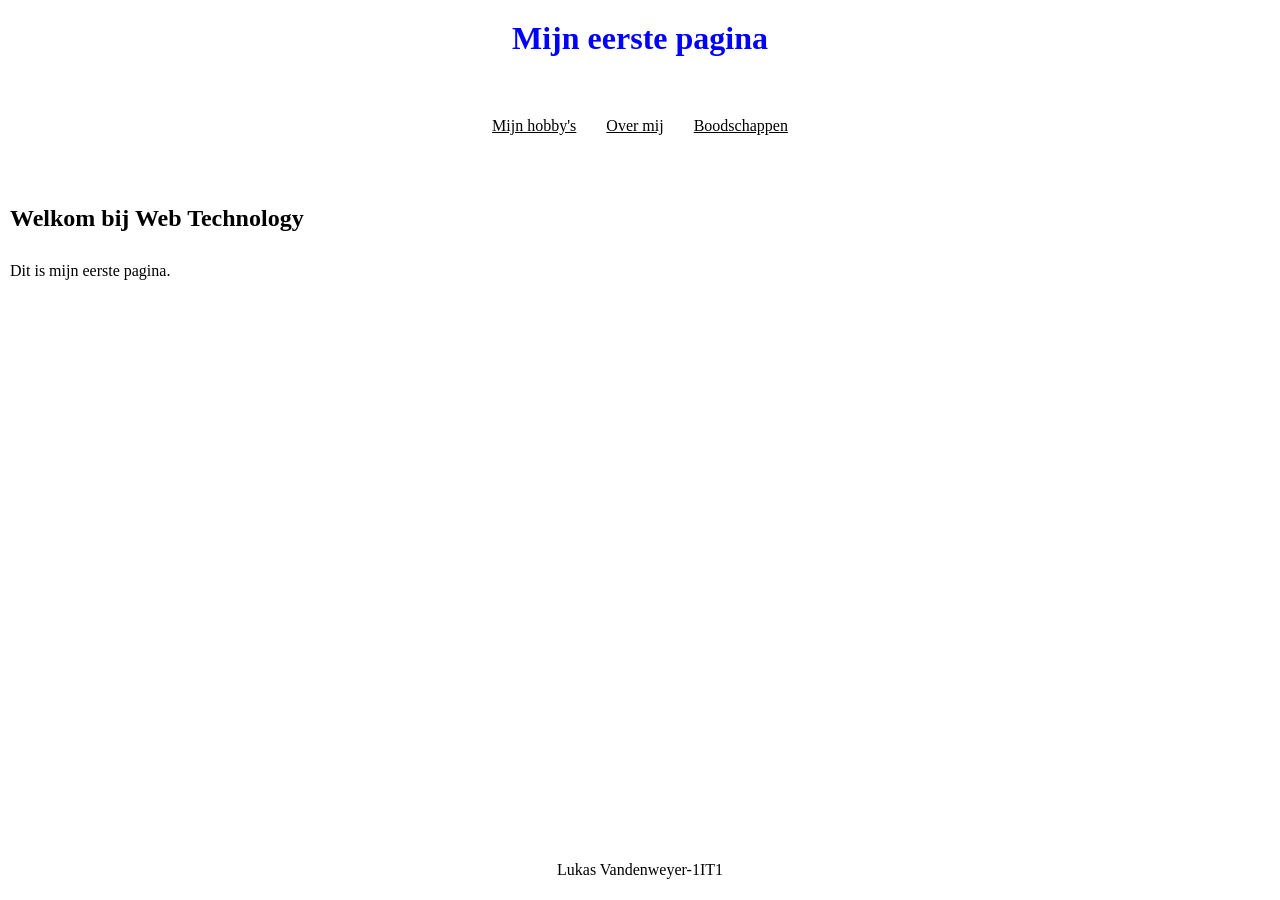
<file: labo-01/index.html>
<!DOCTYPE html>
<html lang="en">
<head>
    <meta charset="UTF-8">
    <meta name="viewport" content="width=device-width, initial-scale=1.0">
    <title>Mijn eerste pagina</title>
    <link rel="stylesheet" href="css/index.css">
</head>
<body>
    <header>
        <h1>Mijn eerste pagina</h2>
        <nav>
            <ul>
                <li><a href="hobby.html">Mijn hobby's</a></li>
                <li><a href="over-mij.html">Over mij</a></li>
                <li><a href="boodschappen.html">Boodschappen</a></li>
            </ul>
        </nav>
    </header>

    <main>
    <h2>Welkom bij Web Technology</h2>
    <p>Dit is mijn eerste pagina.</p>
    </main>
    
    <footer>
    <p>Lukas Vandenweyer-1IT1</p>
    </footer>
</body>
</html>
</file>
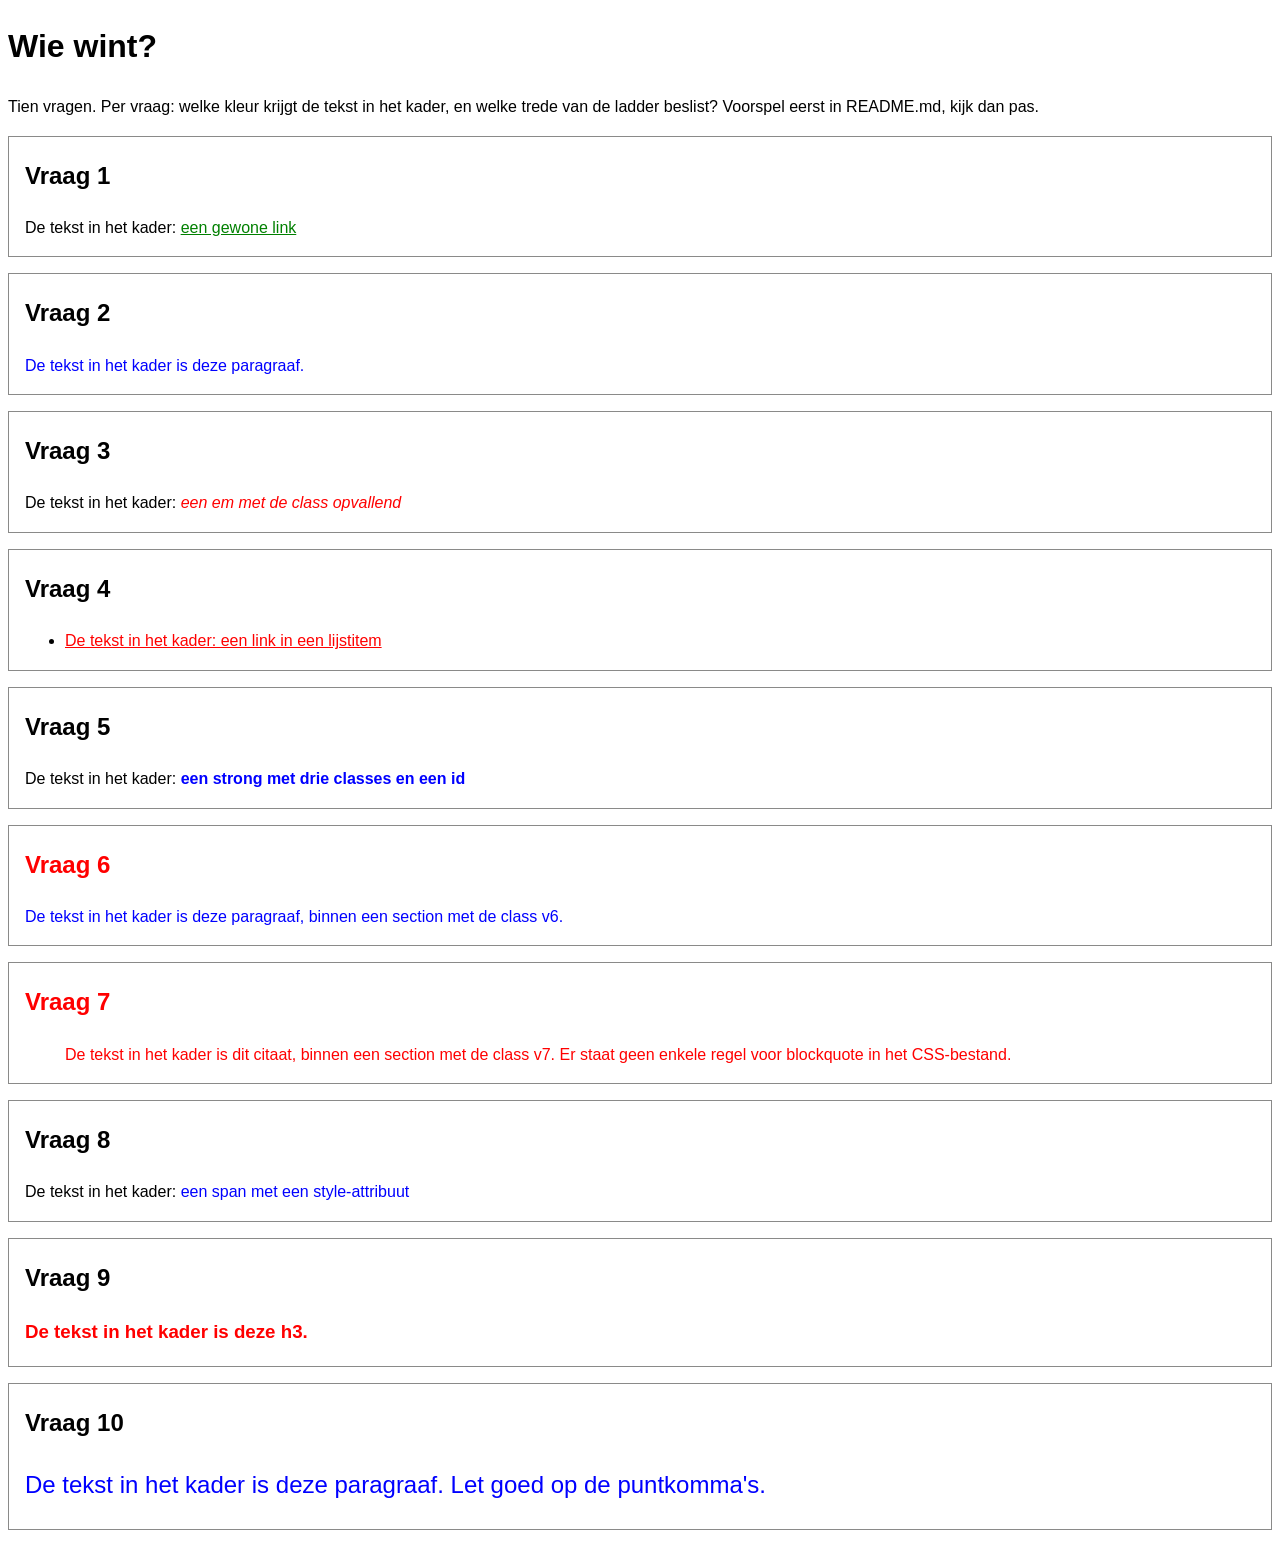
<file: labo-02/cascade/index.html>
<!-- index.html - oefening 3: voorspel, dan kijk. Wijzig dit bestand niet. -->
<!doctype html>
<html lang="nl">
  <head>
    <meta charset="utf-8">
    <meta name="viewport" content="width=device-width, initial-scale=1">
    <title>Wie wint? Tien vragen over de cascade</title>
    <link rel="stylesheet" href="css/stijl.css">
  </head>
  <body>
    <h1>Wie wint?</h1>
    <p>Tien vragen. Per vraag: welke kleur krijgt de tekst in het kader, en welke trede van de ladder beslist? Voorspel eerst in README.md, kijk dan pas.</p>

    <section class="vraag v1">
      <h2>Vraag 1</h2>
      <p>De tekst in het kader: <a href="#">een gewone link</a></p>
    </section>

    <section class="vraag v2">
      <h2>Vraag 2</h2>
      <p class="v2-tekst">De tekst in het kader is deze paragraaf.</p>
    </section>

    <section class="vraag v3">
      <h2>Vraag 3</h2>
      <p>De tekst in het kader: <em class="opvallend">een em met de class opvallend</em></p>
    </section>

    <section class="vraag v4">
      <h2>Vraag 4</h2>
      <ul>
        <li><a href="#">De tekst in het kader: een link in een lijstitem</a></li>
      </ul>
    </section>

    <section class="vraag v5">
      <h2>Vraag 5</h2>
      <p>De tekst in het kader: <strong class="een twee drie" id="v5-tekst">een strong met drie classes en een id</strong></p>
    </section>

    <section class="vraag v6">
      <h2>Vraag 6</h2>
      <p class="v6-tekst">De tekst in het kader is deze paragraaf, binnen een section met de class v6.</p>
    </section>

    <section class="vraag v7">
      <h2>Vraag 7</h2>
      <blockquote>De tekst in het kader is dit citaat, binnen een section met de class v7. Er staat geen enkele regel voor blockquote in het CSS-bestand.</blockquote>
    </section>

    <section class="vraag v8">
      <h2>Vraag 8</h2>
      <p>De tekst in het kader: <span class="v8-tekst" style="color: blue">een span met een style-attribuut</span></p>
    </section>

    <section class="vraag v9">
      <h2>Vraag 9</h2>
      <h3 class="v9-tekst">De tekst in het kader is deze h3.</h3>
    </section>

    <section class="vraag v10">
      <h2>Vraag 10</h2>
      <p class="v10-tekst">De tekst in het kader is deze paragraaf. Let goed op de puntkomma's.</p>
    </section>
  </body>
</html>
</file>
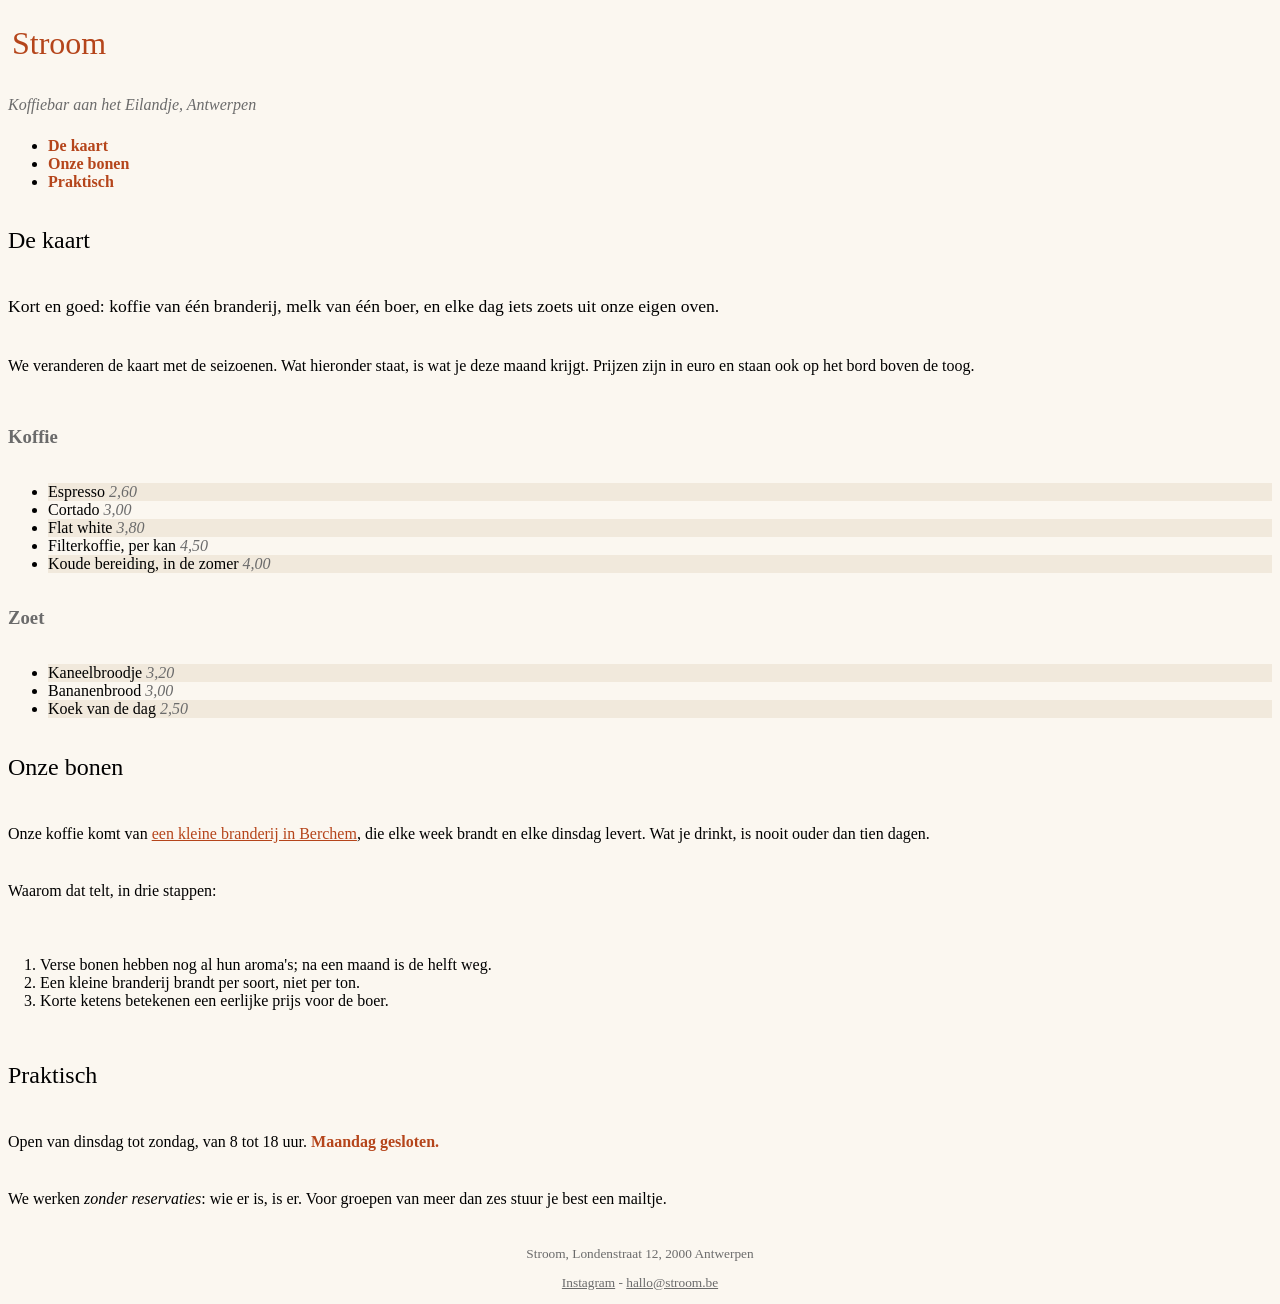
<file: labo-02/nabouw/index.html>
<!-- index.html - nabouw labo 2. Dit bestand mag je NIET wijzigen: geen class erbij, geen element verplaatst, geen style-attribuut. Jij schrijft css/stijl.css. -->
<!--
  Wat het screenshot niet kan tonen (hover en focus):
  - links in de navigatie: accentkleur, vet, geen onderstreping;
    bij hover en focus: inktkleur en onderstreept
  - links in main: accentkleur, onderstreept;
    bij hover en focus: papierkleur op een achtergrond in de accentkleur
  - links in de footer: gedempte kleur; bij hover en focus: accentkleur
-->
<!doctype html>
<html lang="nl">
  <head>
    <meta charset="utf-8">
    <meta name="viewport" content="width=device-width, initial-scale=1">
    <title>Stroom - koffiebar aan het Eilandje</title>
    <link rel="stylesheet" href="css/stijl.css">
  </head>
  <body>
    <header>
      <h1>Stroom</h1>
      <p class="slogan">Koffiebar aan het Eilandje, Antwerpen</p>
      <nav>
        <ul>
          <li><a href="#kaart">De kaart</a></li>
          <li><a href="#bonen">Onze bonen</a></li>
          <li><a href="#praktisch">Praktisch</a></li>
        </ul>
      </nav>
    </header>

    <main>
      <article>
        <h2 id="kaart">De kaart</h2>
        <p class="intro">Kort en goed: koffie van één branderij, melk van één boer, en elke dag iets zoets uit onze eigen oven.</p>
        <p>We veranderen de kaart met de seizoenen. Wat hieronder staat, is wat je deze maand krijgt. Prijzen zijn in euro en staan ook op het bord boven de toog.</p>

        <h3>Koffie</h3>
        <ul class="kaart">
          <li>Espresso <span class="prijs">2,60</span></li>
          <li>Cortado <span class="prijs">3,00</span></li>
          <li>Flat white <span class="prijs">3,80</span></li>
          <li>Filterkoffie, per kan <span class="prijs">4,50</span></li>
          <li>Koude bereiding, in de zomer <span class="prijs">4,00</span></li>
        </ul>

        <h3>Zoet</h3>
        <ul class="kaart">
          <li>Kaneelbroodje <span class="prijs">3,20</span></li>
          <li>Bananenbrood <span class="prijs">3,00</span></li>
          <li>Koek van de dag <span class="prijs">2,50</span></li>
        </ul>

        <h2 id="bonen">Onze bonen</h2>
        <p>Onze koffie komt van <a href="https://www.example.be">een kleine branderij in Berchem</a>, die elke week brandt en elke dinsdag levert. Wat je drinkt, is nooit ouder dan tien dagen.</p>
        <p>Waarom dat telt, in drie stappen:</p>
        <ol>
          <li>Verse bonen hebben nog al hun aroma's; na een maand is de helft weg.</li>
          <li>Een kleine branderij brandt per soort, niet per ton.</li>
          <li>Korte ketens betekenen een eerlijke prijs voor de boer.</li>
        </ol>

        <h2 id="praktisch">Praktisch</h2>
        <p>Open van dinsdag tot zondag, van 8 tot 18 uur. <strong>Maandag gesloten.</strong></p>
        <p>We werken <em>zonder reservaties</em>: wie er is, is er. Voor groepen van meer dan zes stuur je best een mailtje.</p>
      </article>
    </main>

    <footer>
      <p>Stroom, Londenstraat 12, 2000 Antwerpen</p>
      <p><a href="https://www.instagram.com">Instagram</a> - <a href="mailto:hallo@stroom.be">hallo@stroom.be</a></p>
    </footer>
  </body>
</html>
</file>
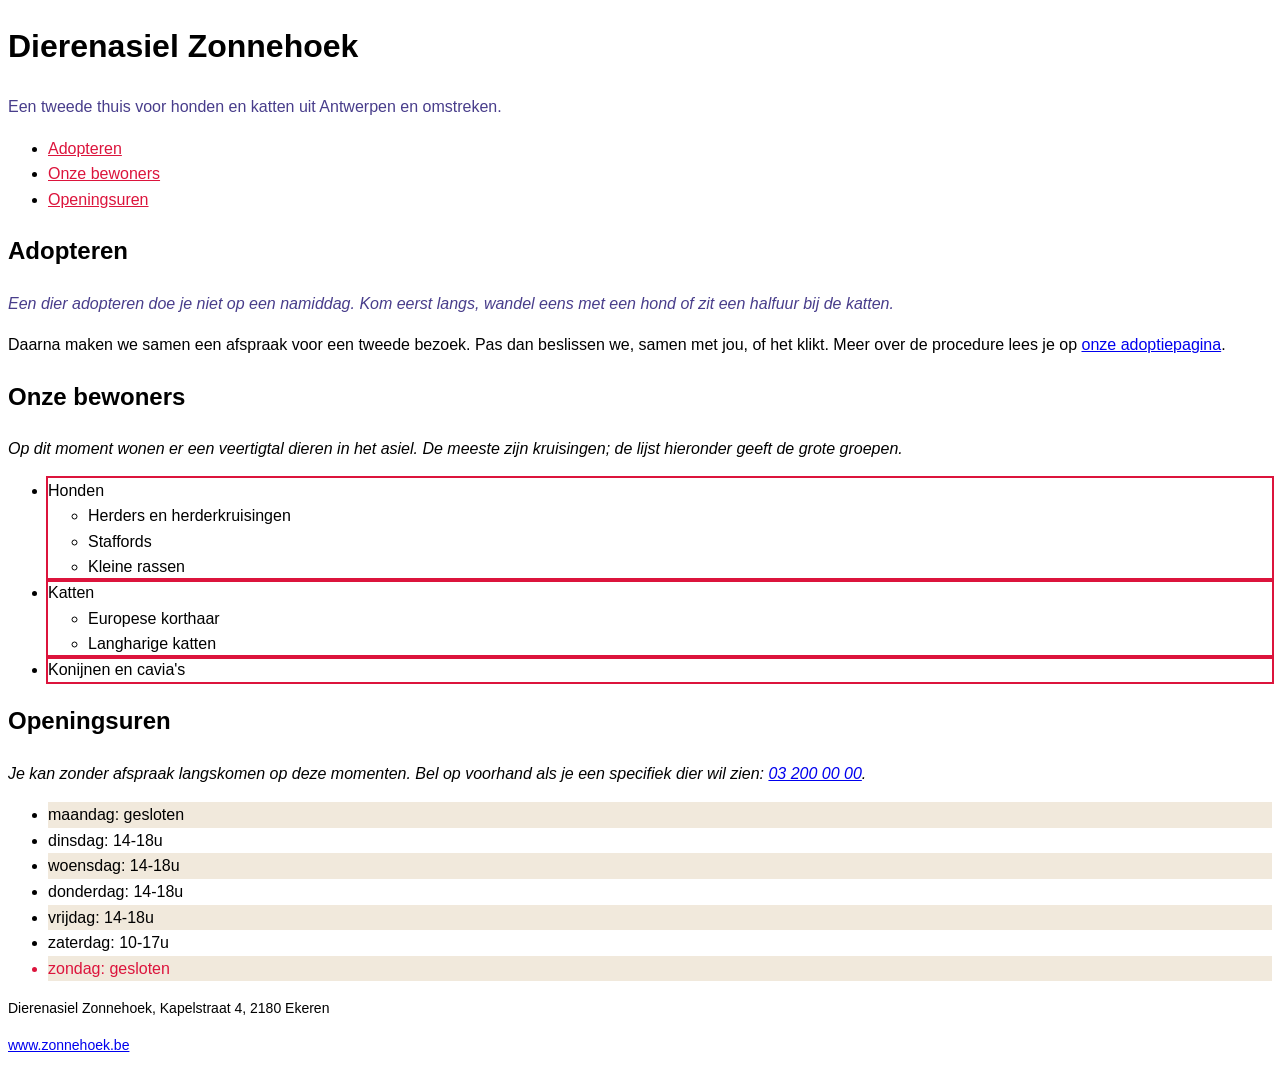
<file: labo-02/selectors/index.html>
<!-- index.html - oefening 2: selectors. Wijzig dit bestand niet; alles wat je nodig hebt, staat erin. -->
<!doctype html>
<html lang="nl">
  <head>
    <meta charset="utf-8">
    <meta name="viewport" content="width=device-width, initial-scale=1">
    <title>Dierenasiel Zonnehoek</title>
    <link rel="stylesheet" href="css/stijl.css">
  </head>
  <body>
    <header>
      <h1>Dierenasiel Zonnehoek</h1>
      <p class="slogan">Een tweede thuis voor honden en katten uit Antwerpen en omstreken.</p>
      <nav>
        <ul>
          <li><a href="#adopteren">Adopteren</a></li>
          <li><a href="#rassen">Onze bewoners</a></li>
          <li><a href="#uren">Openingsuren</a></li>
        </ul>
      </nav>
    </header>

    <main>
      <article>
        <h2 id="adopteren">Adopteren</h2>
        <p class="intro">Een dier adopteren doe je niet op een namiddag. Kom eerst langs, wandel eens met een hond of zit een halfuur bij de katten.</p>
        <p>Daarna maken we samen een afspraak voor een tweede bezoek. Pas dan beslissen we, samen met jou, of het klikt. Meer over de procedure lees je op <a href="https://www.zonnehoek.be/adoptie">onze adoptiepagina</a>.</p>

        <h2 id="rassen">Onze bewoners</h2>
        <p>Op dit moment wonen er een veertigtal dieren in het asiel. De meeste zijn kruisingen; de lijst hieronder geeft de grote groepen.</p>
        <ul class="rassen">
          <li>Honden
            <ul>
              <li>Herders en herderkruisingen</li>
              <li>Staffords</li>
              <li>Kleine rassen</li>
            </ul>
          </li>
          <li>Katten
            <ul>
              <li>Europese korthaar</li>
              <li>Langharige katten</li>
            </ul>
          </li>
          <li>Konijnen en cavia's</li>
        </ul>

        <h2 id="uren">Openingsuren</h2>
        <p>Je kan zonder afspraak langskomen op deze momenten. Bel op voorhand als je een specifiek dier wil zien: <a href="tel:+3232000000">03 200 00 00</a>.</p>
        <ul class="uren">
          <li>maandag: gesloten</li>
          <li>dinsdag: 14-18u</li>
          <li>woensdag: 14-18u</li>
          <li>donderdag: 14-18u</li>
          <li>vrijdag: 14-18u</li>
          <li>zaterdag: 10-17u</li>
          <li>zondag: gesloten</li>
        </ul>
      </article>
    </main>

    <footer>
      <p>Dierenasiel Zonnehoek, Kapelstraat 4, 2180 Ekeren</p>
      <p><a href="https://www.zonnehoek.be">www.zonnehoek.be</a></p>
    </footer>
  </body>
</html>
</file>
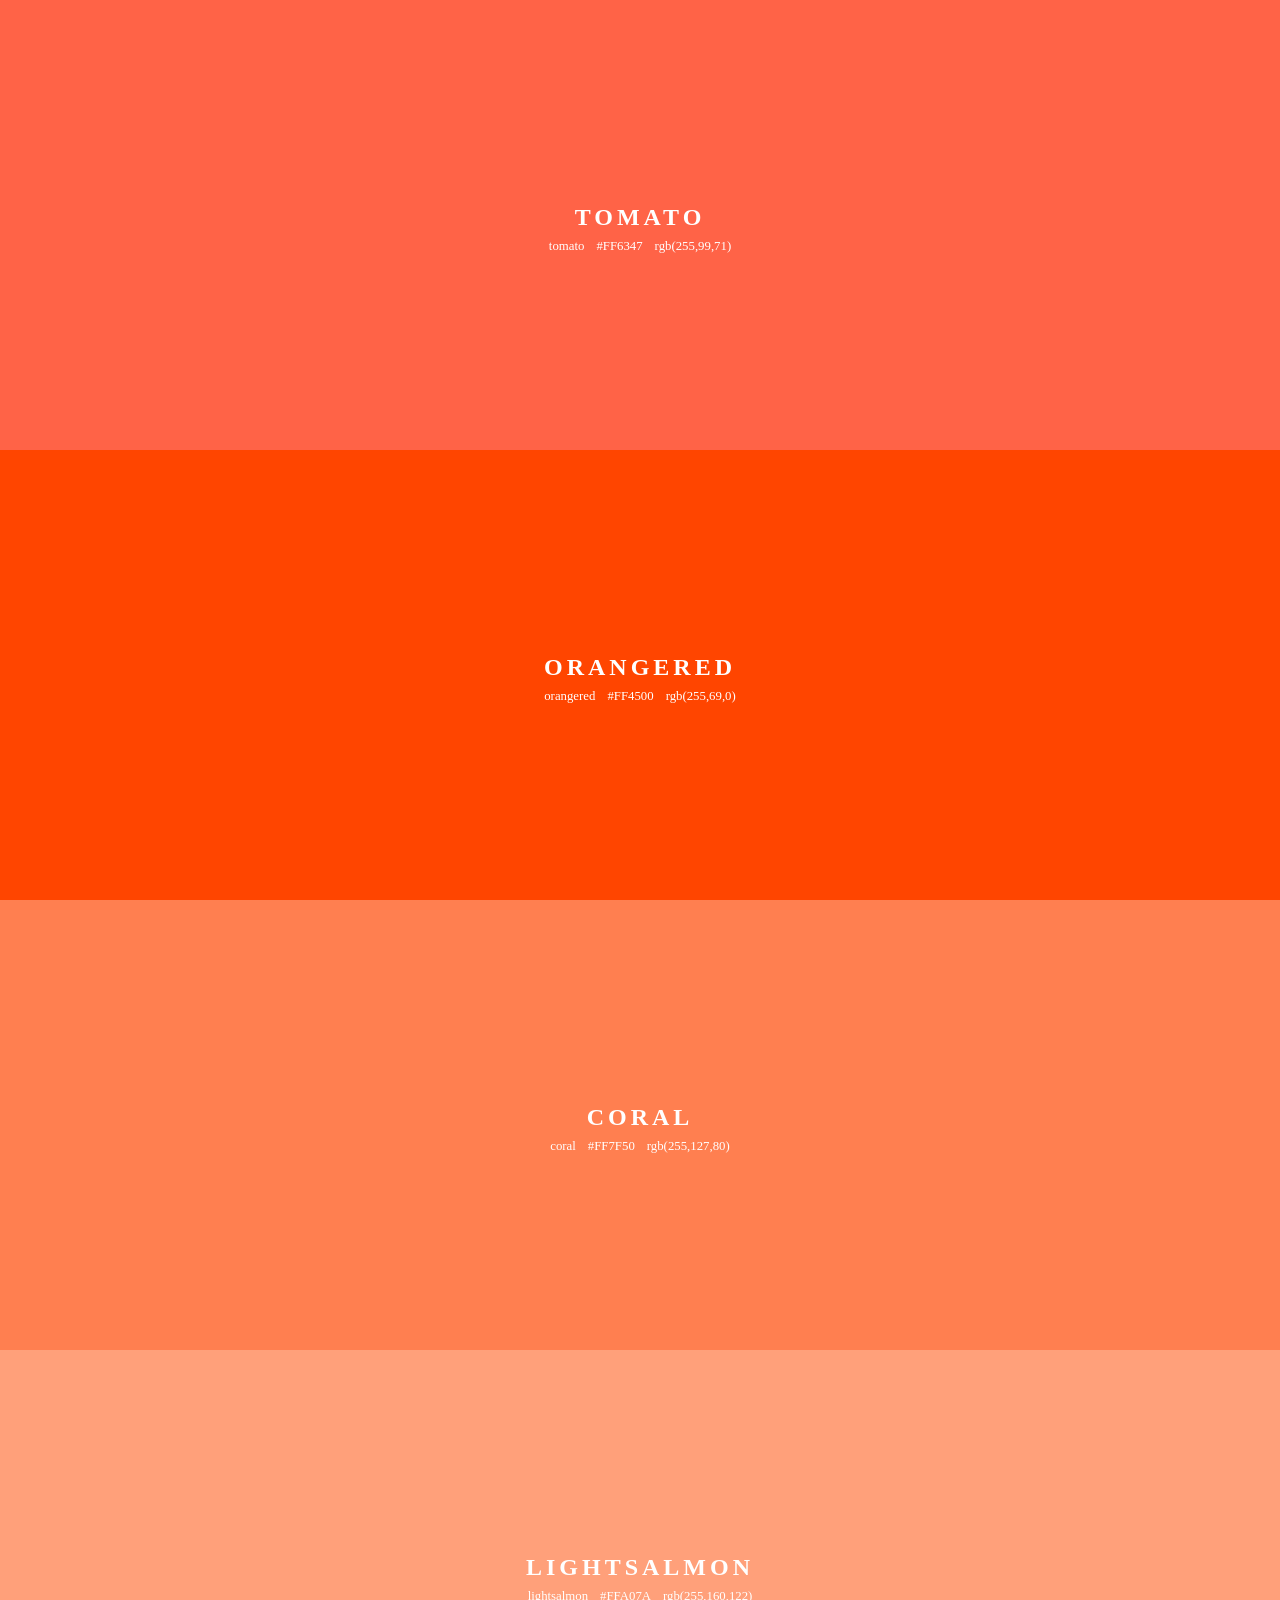
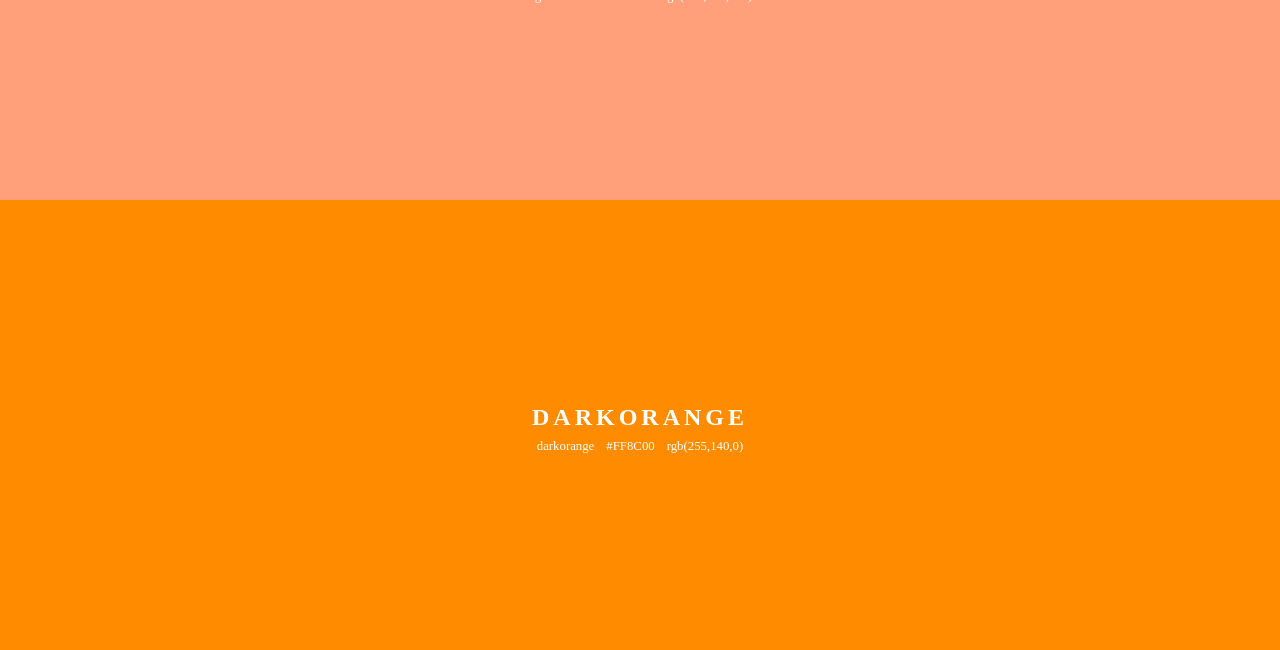
<file: labo-03/kleuren/index.html>
<!doctype html>
<html lang="en">
<head>
  <meta charset="utf-8">
  <meta name="viewport" content="width=device-width, initial-scale=1">
  <title>Labo 3 - Kleurenstalen</title>
  <link rel="stylesheet" href="css/reset.css">
  <link rel="stylesheet" href="css/stijl.css">
</head>
<body>
  <!-- Do not change this file. Write your CSS in css/stijl.css. -->
  <ul>
    <li class="tomato">
      <h2>TOMATO</h2>
      <p class="codes"><span>tomato</span> <span>#FF6347</span> <span>rgb(255,99,71)</span></p>
    </li>
    <li class="orangered">
      <h2>ORANGERED</h2>
      <p class="codes"><span>orangered</span> <span>#FF4500</span> <span>rgb(255,69,0)</span></p>
    </li>
    <li class="coral">
      <h2>CORAL</h2>
      <p class="codes"><span>coral</span> <span>#FF7F50</span> <span>rgb(255,127,80)</span></p>
    </li>
    <li class="lightsalmon">
      <h2>LIGHTSALMON</h2>
      <p class="codes"><span>lightsalmon</span> <span>#FFA07A</span> <span>rgb(255,160,122)</span></p>
    </li>
    <li class="darkorange">
      <h2>DARKORANGE</h2>
      <p class="codes"><span>darkorange</span> <span>#FF8C00</span> <span>rgb(255,140,0)</span></p>
    </li>
  </ul>
</body>
</html>
</file>
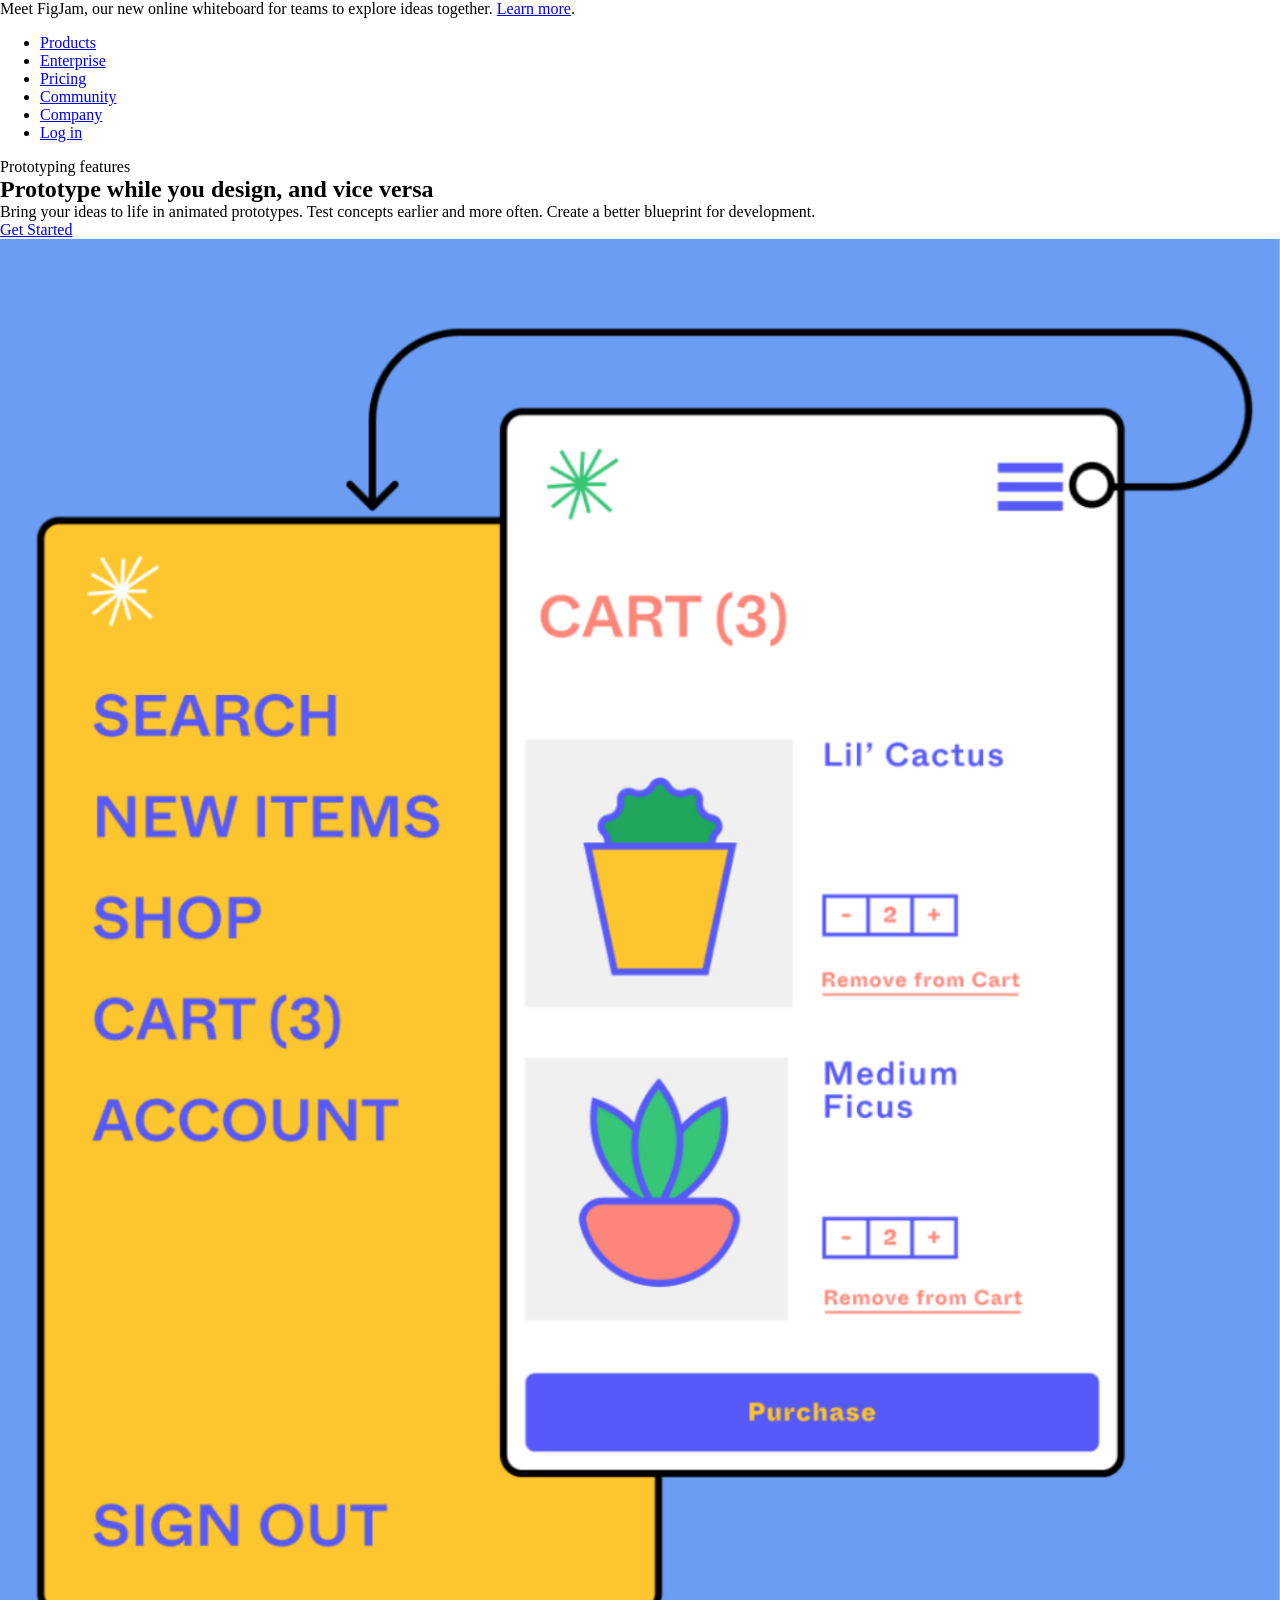
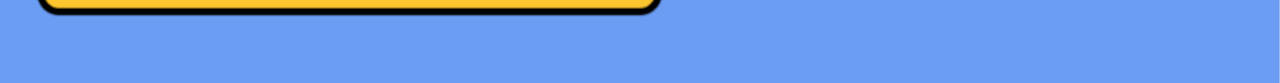
<file: labo-03/landing/index.html>
<!doctype html>
<html lang="en">
<head>
  <meta charset="utf-8">
  <meta name="viewport" content="width=device-width, initial-scale=1">
  <title>Labo 3 - Landingspagina</title>
  <link rel="stylesheet" href="css/reset.css">
  <link rel="stylesheet" href="css/stijl.css">
</head>
<body>
  <!-- Do not change this file. Write your CSS in css/stijl.css.
       Not visible in the screenshot: on :hover and :focus the links in the
       banner and in the navigation get an underline, and the button turns
       dark grey (#333333) instead of black. -->
  <div class="banner">
    <p>Meet FigJam, our new online whiteboard for teams to explore ideas together. <a href="#">Learn more</a>.</p>
  </div>
  <header>
    <nav>
      <ul>
        <li><a href="#">Products</a></li>
        <li><a href="#">Enterprise</a></li>
        <li><a href="#">Pricing</a></li>
        <li><a href="#">Community</a></li>
        <li><a href="#">Company</a></li>
        <li><a href="#">Log in</a></li>
      </ul>
    </nav>
  </header>
  <main>
    <article>
      <p class="bovenkop">Prototyping features</p>
      <h1>Prototype while you design, and vice versa</h1>
      <p>Bring your ideas to life in animated prototypes. Test concepts earlier and more often. Create a better blueprint for development.</p>
      <a href="#" class="knop">Get Started</a>
    </article><!-- no whitespace between these two tags: see syllabus 3.7 --><div class="afbeelding">
      <img src="afbeeldingen/prototype.png" alt="Prototype of a plant shop: a yellow menu panel next to a white cart screen">
    </div>
  </main>
</body>
</html>
</file>
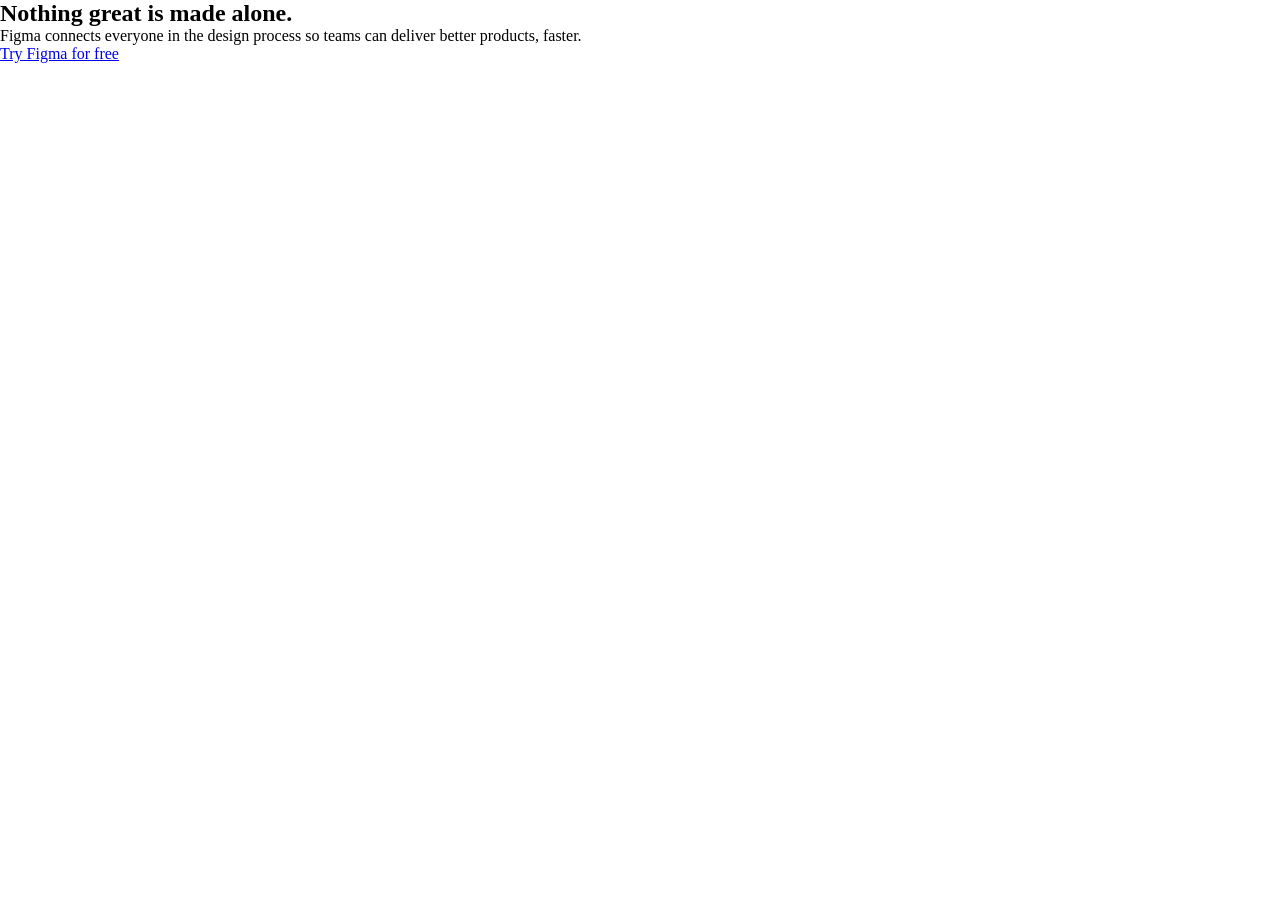
<file: labo-03/slogan/index.html>
<!doctype html>
<html lang="en">
<head>
  <meta charset="utf-8">
  <meta name="viewport" content="width=device-width, initial-scale=1">
  <title>Labo 3 - Slogan</title>
  <link rel="stylesheet" href="css/reset.css">
  <link rel="stylesheet" href="css/stijl.css">
</head>
<body>
  <!-- Do not change this file. Write your CSS in css/stijl.css.
       Not visible in the screenshot: on :hover and :focus the button turns
       dark grey (#333333) instead of black. -->
  <h2>Nothing great is <span>made</span> alone.</h2>
  <p>Figma connects everyone in the design process so teams can deliver better products, faster.</p>
  <a href="https://www.figma.com">Try Figma for free</a>
</body>
</html>
</file>
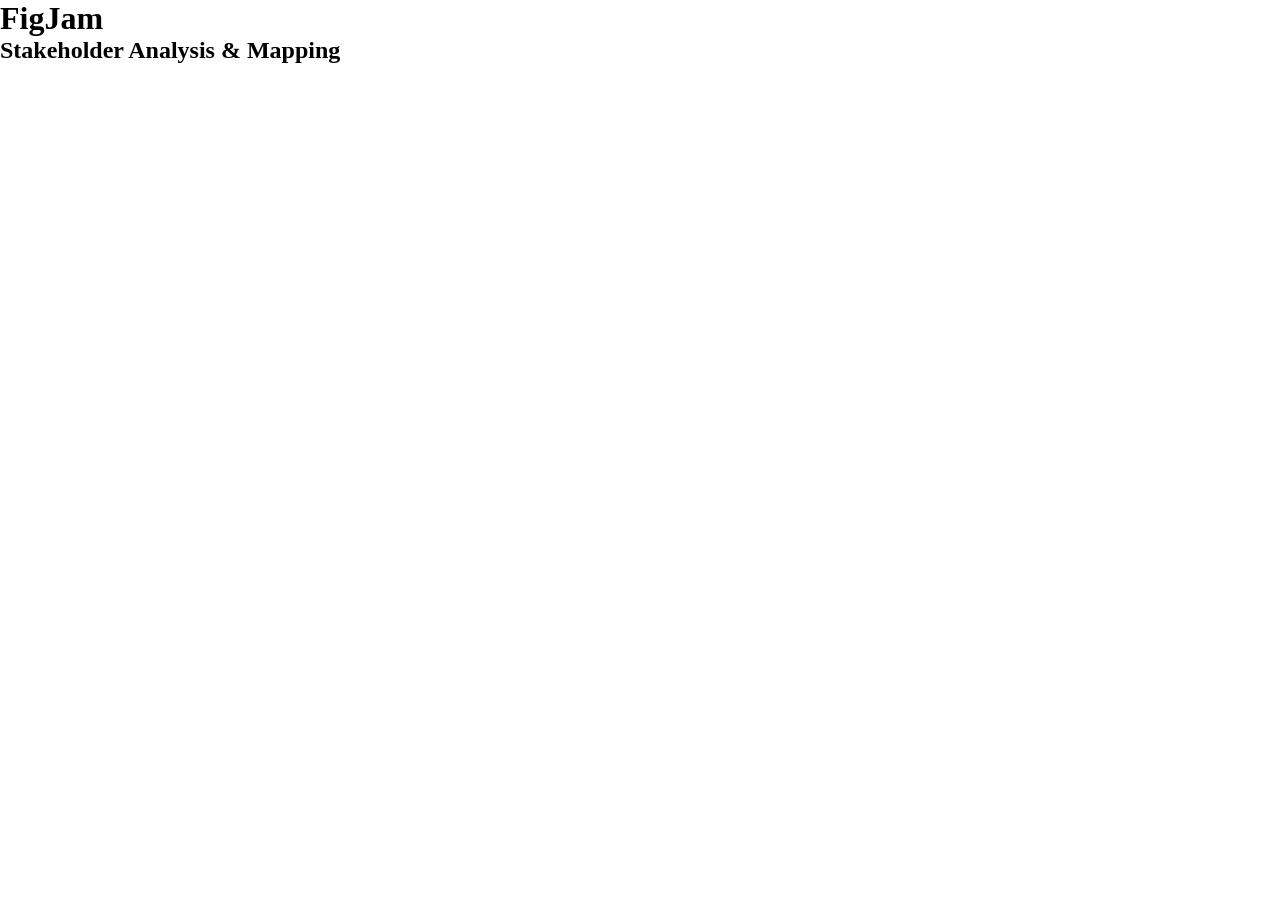
<file: labo-03/tabblad/index.html>
<!doctype html>
<html lang="en">
<head>
  <meta charset="utf-8">
  <meta name="viewport" content="width=device-width, initial-scale=1">
  <title>Labo 3 - Tabblad</title>
  <link rel="stylesheet" href="css/reset.css">
  <link rel="stylesheet" href="css/stijl.css">
</head>
<body>
  <!-- Do not change this file. Write your CSS in css/stijl.css. -->
  <h1>FigJam</h1>
  <h2>Stakeholder Analysis &amp; Mapping</h2>
</body>
</html>
</file>
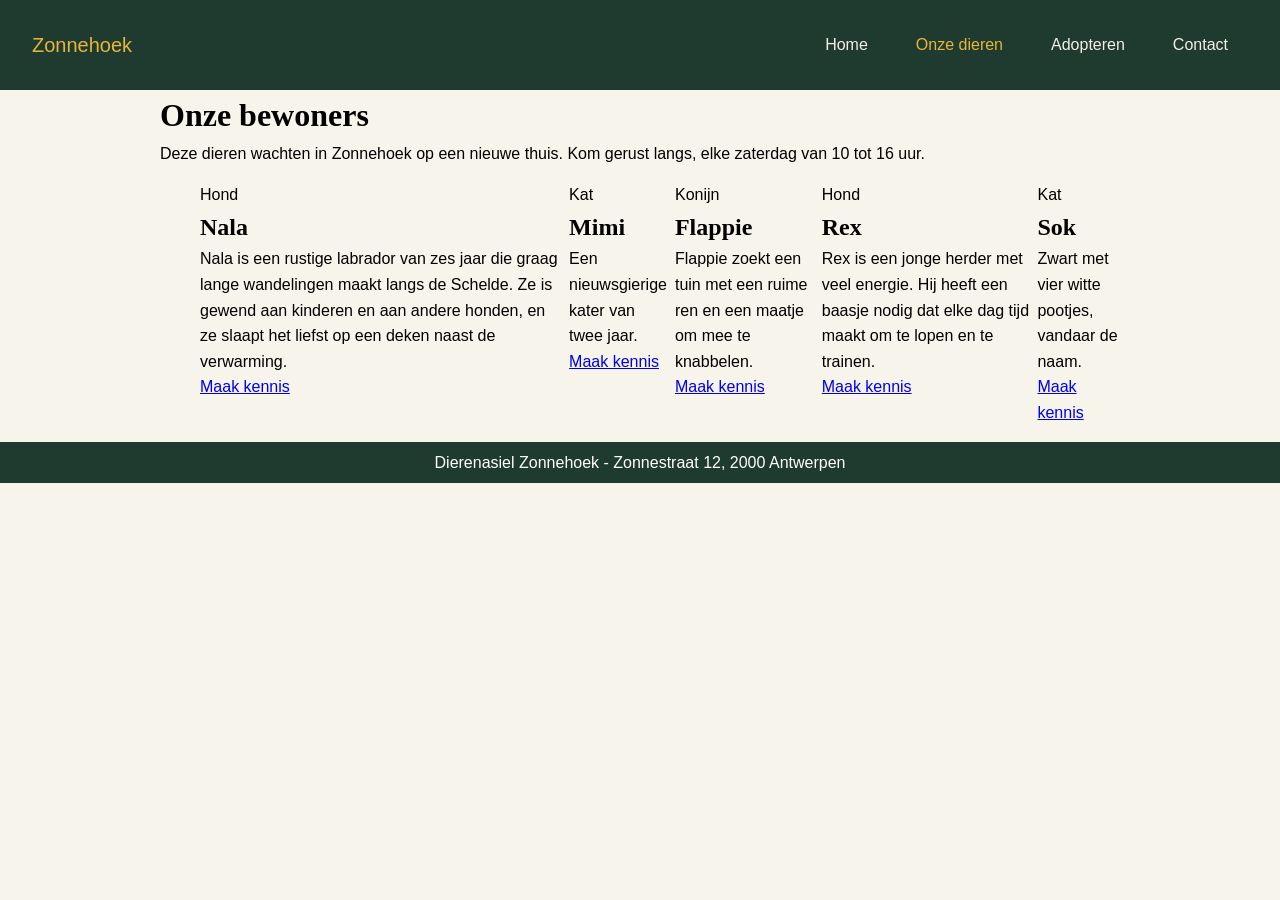
<file: labo-04/dierenasiel/index.html>
<!doctype html>
<html lang="nl">
<head>
  <meta charset="utf-8">
  <meta name="viewport" content="width=device-width, initial-scale=1">
  <title>Labo 4 - Dierenasiel Zonnehoek</title>
  <link rel="stylesheet" href="css/reset.css">
  <link rel="stylesheet" href="css/stijl.css">
</head>
<body>
  <!-- Do not change this file. Write your CSS in css/stijl.css.
       Not visible in the screenshot: on :hover and :focus the links in the
       navigation get an underline, and a button turns dark (#2b2b2b). -->
  <header>
    <a class="logo" href="index.html">Zonnehoek</a>
    <nav>
      <ul>
        <li><a href="index.html">Home</a></li>
        <li><a href="dieren.html" class="actief">Onze dieren</a></li>
        <li><a href="adopteren.html">Adopteren</a></li>
        <li><a href="contact.html">Contact</a></li>
      </ul>
    </nav>
  </header>
  <main>
    <h1>Onze bewoners</h1>
    <p class="intro">Deze dieren wachten in Zonnehoek op een nieuwe thuis. Kom gerust langs, elke zaterdag van 10 tot 16 uur.</p>
    <ul class="kaarten">
      <li class="kaart uitgelicht">
        <p class="soort">Hond</p>
        <h2>Nala</h2>
        <p class="beschrijving">Nala is een rustige labrador van zes jaar die graag lange wandelingen maakt langs de Schelde. Ze is gewend aan kinderen en aan andere honden, en ze slaapt het liefst op een deken naast de verwarming.</p>
        <a class="knop" href="#">Maak kennis</a>
      </li>
      <li class="kaart">
        <p class="soort">Kat</p>
        <h2>Mimi</h2>
        <p class="beschrijving">Een nieuwsgierige kater van twee jaar.</p>
        <a class="knop" href="#">Maak kennis</a>
      </li>
      <li class="kaart">
        <p class="soort">Konijn</p>
        <h2>Flappie</h2>
        <p class="beschrijving">Flappie zoekt een tuin met een ruime ren en een maatje om mee te knabbelen.</p>
        <a class="knop" href="#">Maak kennis</a>
      </li>
      <li class="kaart">
        <p class="soort">Hond</p>
        <h2>Rex</h2>
        <p class="beschrijving">Rex is een jonge herder met veel energie. Hij heeft een baasje nodig dat elke dag tijd maakt om te lopen en te trainen.</p>
        <a class="knop" href="#">Maak kennis</a>
      </li>
      <li class="kaart">
        <p class="soort">Kat</p>
        <h2>Sok</h2>
        <p class="beschrijving">Zwart met vier witte pootjes, vandaar de naam.</p>
        <a class="knop" href="#">Maak kennis</a>
      </li>
    </ul>
  </main>
  <footer>
    <p>Dierenasiel Zonnehoek - Zonnestraat 12, 2000 Antwerpen</p>
  </footer>
</body>
</html>
</file>
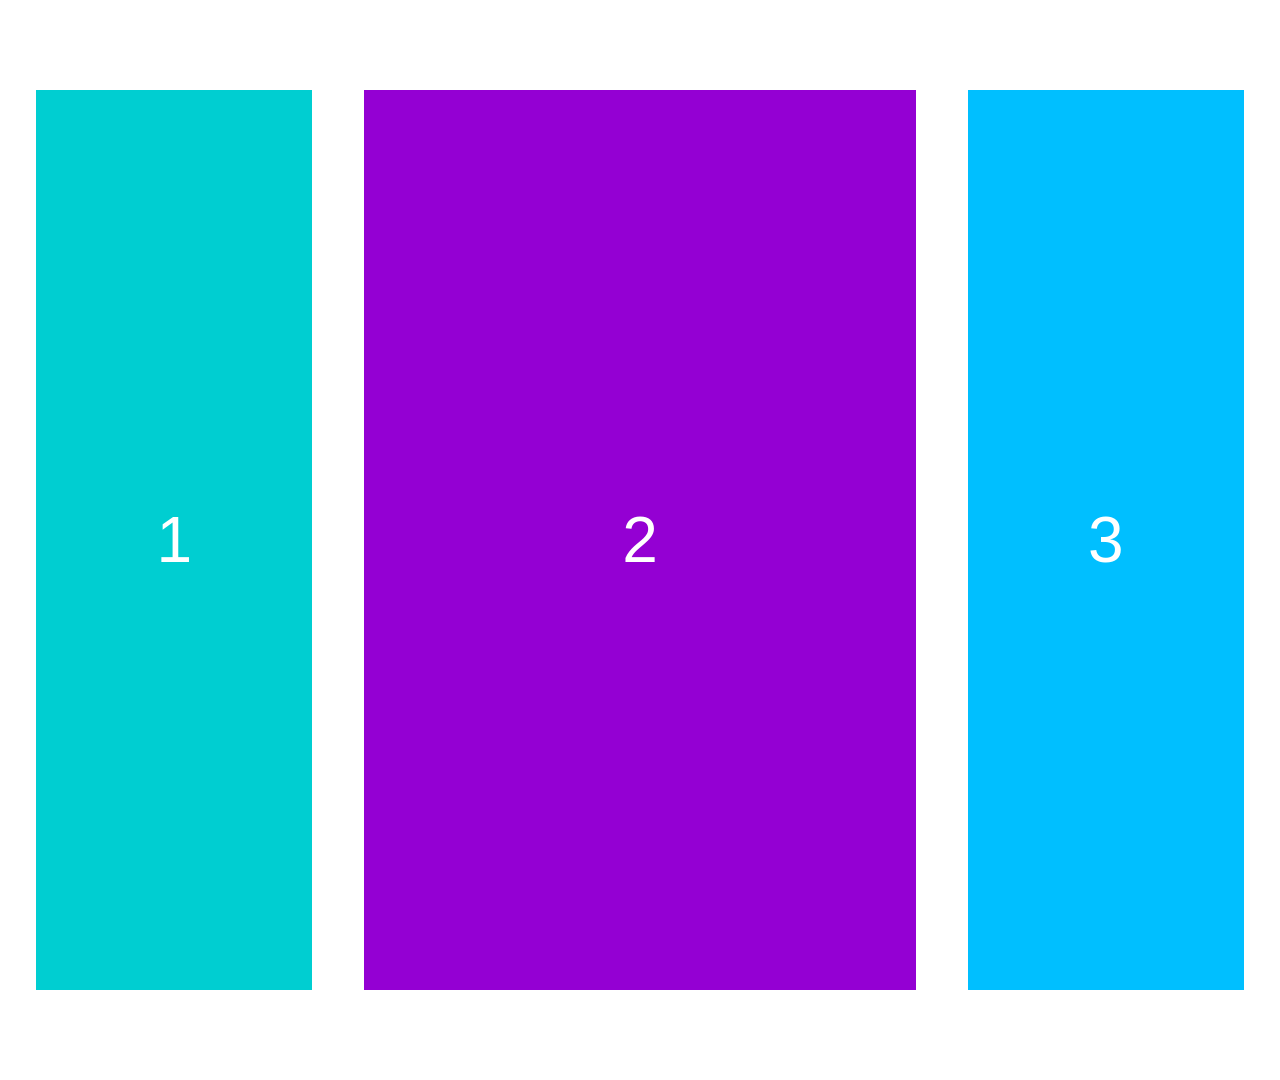
<file: labo-04/kolommen/index.html>
<!doctype html>
<html lang="nl">
<head>
  <meta charset="utf-8">
  <meta name="viewport" content="width=device-width, initial-scale=1">
  <title>Labo 4 - Drie kolommen</title>
  <link rel="stylesheet" href="css/reset.css">
  <link rel="stylesheet" href="css/stijl.css">
</head>
<body>
  <!-- Do not change this file. Write your CSS in css/stijl.css. -->
  <main>
    <div>1</div>
    <div>2</div>
    <div>3</div>
  </main>
</body>
</html>
</file>
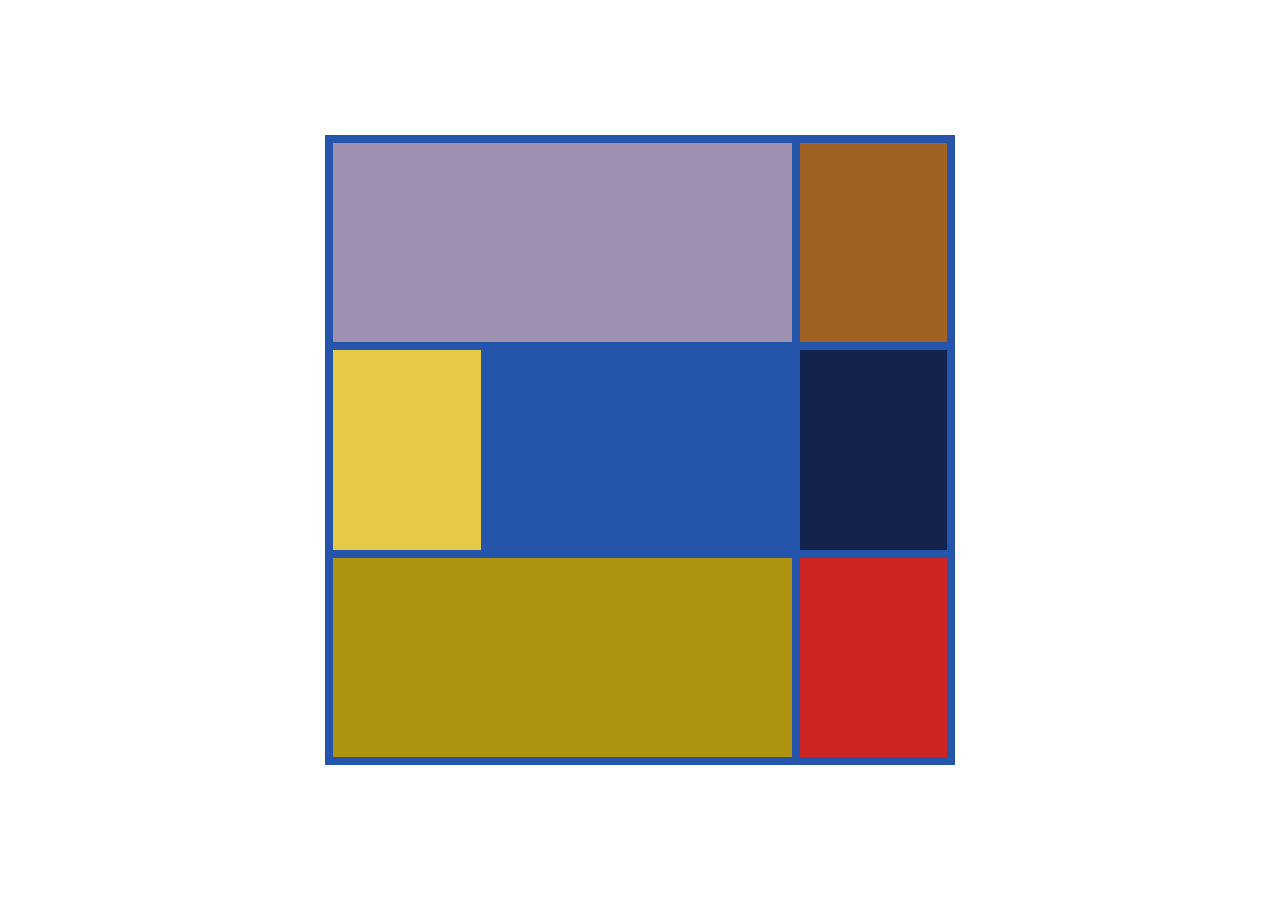
<file: labo-04/mondriaan/index.html>
<!doctype html>
<html lang="nl">
<head>
  <meta charset="utf-8">
  <meta name="viewport" content="width=device-width, initial-scale=1">
  <title>Labo 4 - Mondriaan</title>
  <link rel="stylesheet" href="css/reset.css">
  <link rel="stylesheet" href="css/stijl.css">
</head>
<body>
  <!-- Do not change this file. Write your CSS in css/stijl.css. -->
  <main class="schilderij">
    <div class="lila"></div>
    <div class="bruin"></div>
    <div class="geel"></div>
    <div class="marine"></div>
    <div class="olijf"></div>
    <div class="rood"></div>
  </main>
</body>
</html>
</file>
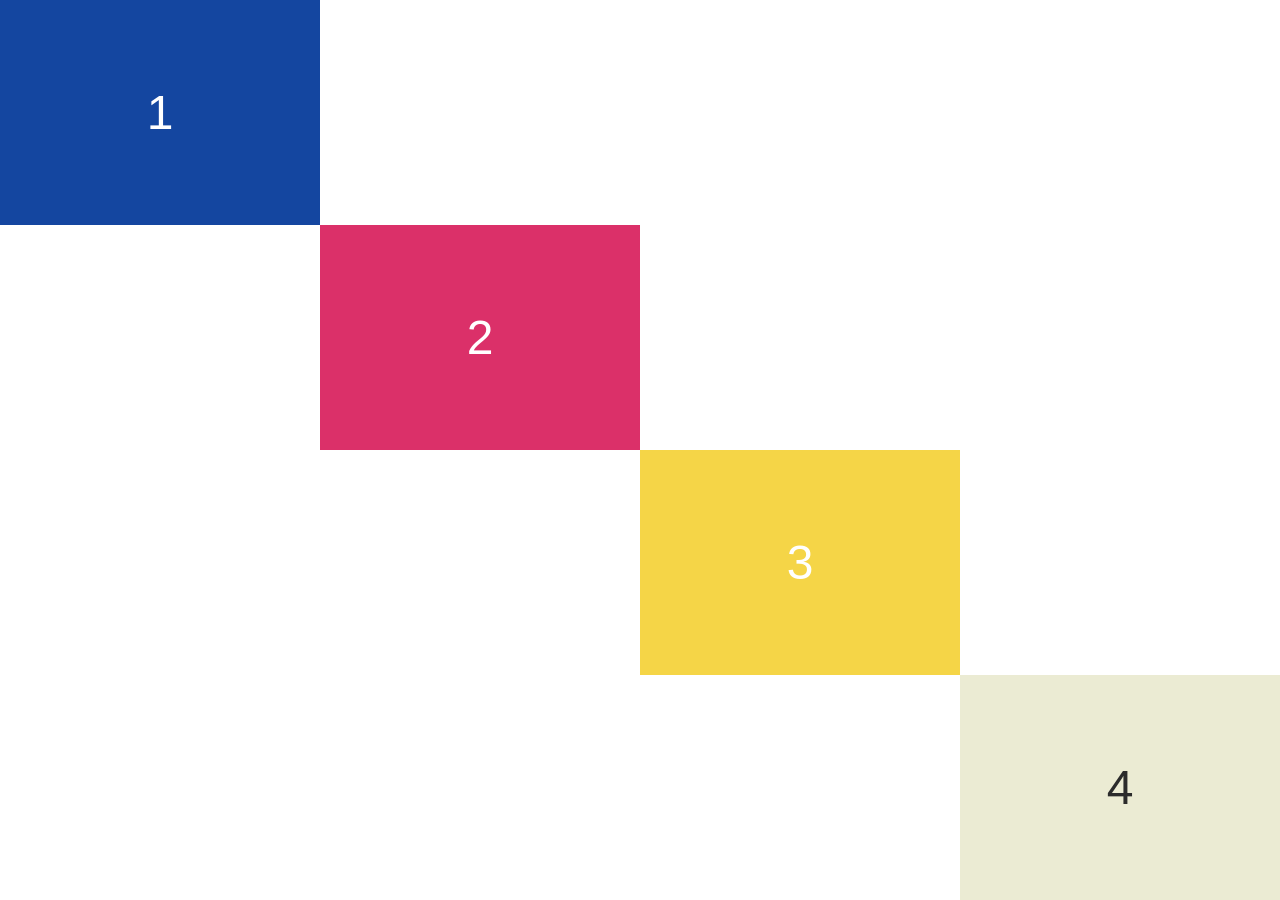
<file: labo-04/trap/index.html>
<!doctype html>
<html lang="nl">
<head>
  <meta charset="utf-8">
  <meta name="viewport" content="width=device-width, initial-scale=1">
  <title>Labo 4 - Trap</title>
  <link rel="stylesheet" href="css/reset.css">
  <link rel="stylesheet" href="css/stijl.css">
</head>
<body>
  <!-- Do not change this file. Write your CSS in css/stijl.css. -->
  <main class="trap">
    <div class="trede">1</div>
    <div class="trede">2</div>
    <div class="trede">3</div>
    <div class="trede">4</div>
  </main>
</body>
</html>
</file>
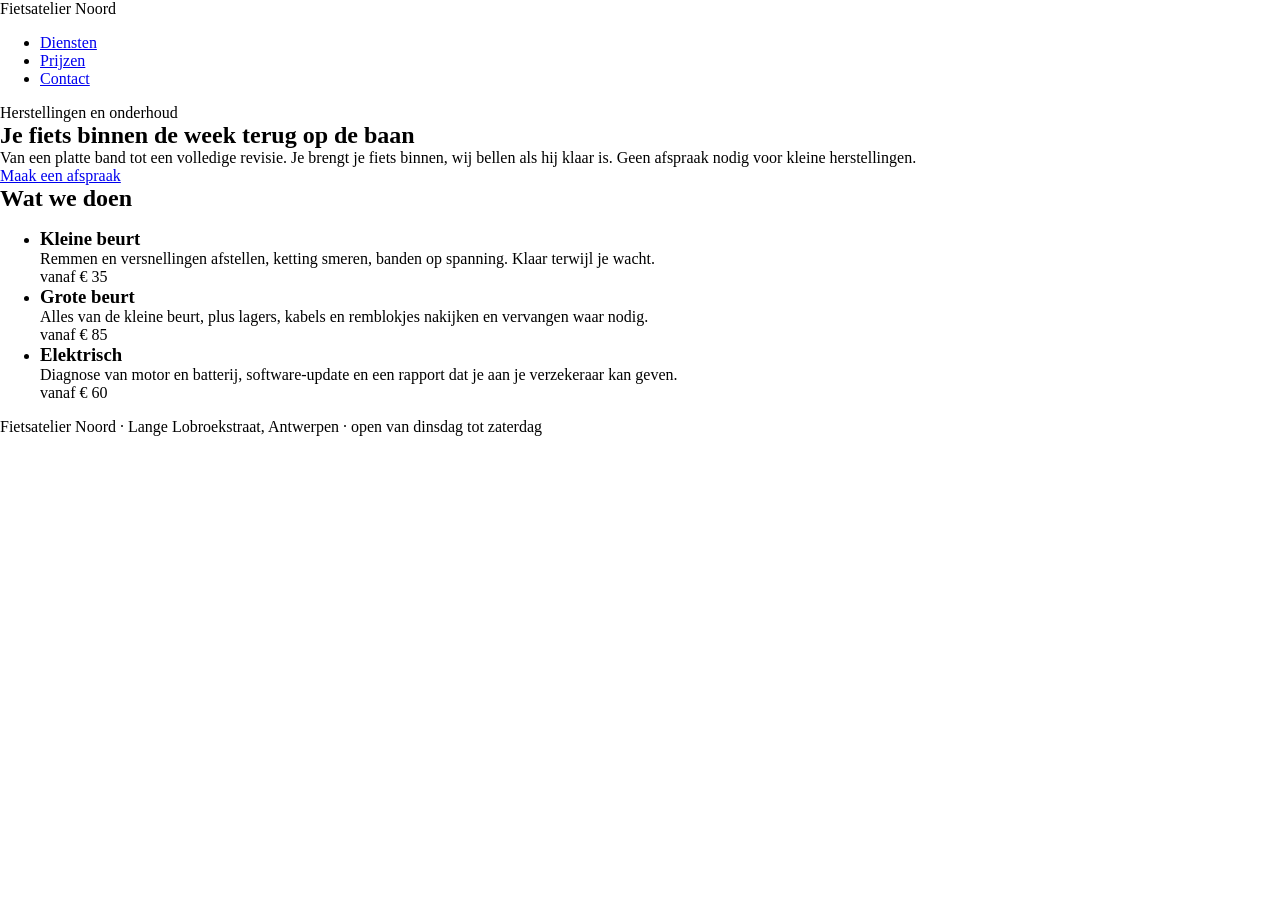
<file: labo-07/fietsatelier/index.html>
<!doctype html>
<html lang="nl">
<head>
  <meta charset="utf-8">
  <meta name="viewport" content="width=device-width, initial-scale=1">
  <title>Labo 7 - Fietsatelier Noord</title>
  <link rel="stylesheet" href="css/reset.css">
  <link rel="stylesheet" href="css/stijl.css">
  <link rel="stylesheet" href="css/thema.css">
</head>
<body>
  <!-- Do not change this file. Write your CSS in css/stijl.css, with every colour, font and radius as a token.
       Screenshot A is the page with an empty thema.css. Screenshot B is the same page with thema.css filled:
       nothing but @font-face rules and one :root block that gives the tokens other values.
       Not visible in the screenshots: on :hover and :focus a navigation link gets the accent colour,
       and the button swaps its colours (accent text on a surface background). -->
  <header class="kop">
    <p class="naam">Fietsatelier Noord</p>
    <nav>
      <ul>
        <li><a href="#diensten">Diensten</a></li>
        <li><a href="#prijzen">Prijzen</a></li>
        <li><a href="#contact">Contact</a></li>
      </ul>
    </nav>
  </header>
  <main>
    <section class="intro">
      <p class="bovenkop">Herstellingen en onderhoud</p>
      <h1>Je fiets binnen de week terug op de baan</h1>
      <p class="lead">Van een platte band tot een volledige revisie. Je brengt je fiets binnen, wij bellen als hij klaar is. Geen afspraak nodig voor kleine herstellingen.</p>
      <a class="knop" href="#contact">Maak een afspraak</a>
    </section>
    <section id="diensten" class="diensten">
      <h2>Wat we doen</h2>
      <ul class="kaarten">
        <li class="kaart">
          <h3>Kleine beurt</h3>
          <p>Remmen en versnellingen afstellen, ketting smeren, banden op spanning. Klaar terwijl je wacht.</p>
          <p class="prijs">vanaf € 35</p>
        </li>
        <li class="kaart">
          <h3>Grote beurt</h3>
          <p>Alles van de kleine beurt, plus lagers, kabels en remblokjes nakijken en vervangen waar nodig.</p>
          <p class="prijs">vanaf € 85</p>
        </li>
        <li class="kaart">
          <h3>Elektrisch</h3>
          <p>Diagnose van motor en batterij, software-update en een rapport dat je aan je verzekeraar kan geven.</p>
          <p class="prijs">vanaf € 60</p>
        </li>
      </ul>
    </section>
  </main>
  <footer id="contact">
    <p>Fietsatelier Noord · Lange Lobroekstraat, Antwerpen · open van dinsdag tot zaterdag</p>
  </footer>
</body>
</html>
</file>
<file: labo-01/css/index.css>
*{
    box-sizing: border-box;
    margin: 0;
    padding: 0;
}

h1{
    color: blue;
    align-items: center;
    justify-content: center;
    display: flex;
    padding-top: 20px;
}

nav, nav ul{
    display: flex;
    justify-content: center;
    align-items: center;
    margin: 30px;
    gap: 30px;
}

nav li{
    list-style-type:none;
}



nav a{
    text-decoration: underline;
    color: black;
}

p{
    color: black;
}

main{
    display: flex;
    justify-content: center;
    padding: 10px;
    flex-direction: column;
    gap: 30px;
}

footer{
    display: flex;
    position: absolute;
    bottom: 0;
    width: 100%;
    height: 60px;
    justify-content: center;
    align-items: center;
}

html, body {
    height: 100%;
    margin: 0;
}
body {
    position: relative;
    padding-bottom: 60px;
}
</file>
<file: labo-02/cascade/css/stijl.css>
/* stijl.css - oefening 3: voorspel, dan kijk. Wijzig dit bestand niet. */

/* Opmaak van de pagina zelf; doet niet mee in de vragen. */
body {
  font-family: Verdana, sans-serif;
  line-height: 1.6;
}

.vraag {
  border: 1px solid #8a8a89;
  padding: 0 1rem;
  margin-bottom: 1rem;
}

/* ---- vraag 1 ---- */
a {
  color: green;
}

/* ---- vraag 2 ---- */
.v2-tekst {
  color: red;
}

.v2-tekst {
  color: blue;
}

/* ---- vraag 3 ---- */
.opvallend {
  color: red;
}

em {
  color: blue;
}

/* ---- vraag 4 ---- */
.v4 > a {
  color: green;
}

.v4 a {
  color: red;
}

/* ---- vraag 5 ---- */
.een.twee.drie {
  color: red;
}

#v5-tekst {
  color: blue;
}

/* ---- vraag 6 ---- */
.v6 {
  color: red;
}

.v6-tekst {
  color: blue;
}

/* ---- vraag 7 ---- */
.v7 {
  color: red;
}

/* ---- vraag 8 ---- */
.v8-tekst {
  color: red;
}

/* ---- vraag 9 ---- */
h3 {
  color: red !important;
}

.v9-tekst {
  color: blue;
}

/* ---- vraag 10 ---- */
.v10-tekst {
  color: green;
  font-size: 1.5rem;
  color: blue;
}
</file>
<file: labo-02/nabouw/css/stijl.css>
:root{
    --paper: #fbf7f0;
    --inkt: #2b2b2b;
    --gedempt: #6b6b6b;
    --accent: #b5451b;
    --zebra:  #f1e9dc;

    --koppen: Georgia;
    --tekst: Verdana;

    --basismaat: 16px;
    --regelhoogte: 1.6px;
}

body{
    background-color: var(--paper);
}

h1,h2,h3{
    font-family: var(--koppen);
    padding: 0.25rem;
}

h1{
    color: var(--accent);
    font-weight: 350;

}

h2{
    font-weight: 500;
    padding: 1rem 1rem 1rem 0rem;
}

h3, .slogan{
    color: var(--gedempt);
    padding: 1rem 1rem 1rem 0rem;
}

p{
    font-family: var(--tekst);
    font-size: var(--basismaat);
    line-height: var(--regelhoogte);
    padding: 1rem 1rem 1.5rem 0rem;
}

strong{
    color: var(--accent);
}

.slogan{
    font-style: italic;
    
}

.intro{
    font-size: 1.1rem;
    
}

nav a{
    color: var(--accent);
    font-weight: bold;
    text-decoration: none;


    &:hover, &:focus{
        color: var(--inkt);
        text-decoration: underline;
    }
}

.kaart li:nth-child(Odd){
    background-color: var(--zebra);
}

.prijs{
    color: var(--gedempt);
    font-style: italic;
}


main a{
    color: var(--accent);
    text-decoration: underline;

    &:hover, &:focus{
        color: var(--paper);
        background-color: var(--accent);
    }
}

footer a{
    color: var(--gedempt);

    &:hover, &:focus{
        color: var(--accent);
    }
}

footer{
    display: flex;
    flex-direction: column;
    justify-content: center;
    align-items: center;
}

footer p{
    padding: 0;
    font-size: smaller;
    color: var(--gedempt);
}


ol{
    padding: 1.5rem 1.5rem 1rem 2rem;
}
</file>
<file: labo-02/selectors/css/stijl.css>
/* stijl.css - oefening 2: selectors schrijven en lezen */

/* Schrijf onder elke opdracht de regel met de selector die precies die
   elementen raakt. Gebruik de declaratie die erbij staat, zodat je in de
   browser meteen ziet wat je raakte. Voeg niets toe aan index.html. */

body {
  font-family: Verdana, sans-serif;
  line-height: 1.6;
}

/* 1. alle links in de navigatie -> color: crimson; */
nav a{
      color: crimson;
}

/* 2. alleen de paragrafen in de footer -> font-size: 0.875rem; */
footer p{
      font-size: 0.875rem;
}

/* 3. alleen de lijstitems van het BUITENSTE niveau in de lijst met de class
      rassen (dus niet de items van de binnenlijsten) -> outline: 2px solid crimson;
      (outline tekent een kader rond precies het element dat je raakte; de
      property zelf komt in hoofdstuk 3) */

.rassen > li{
      outline: 2px solid crimson;
}


/* 4. de paragraaf die onmiddellijk na elke h2 komt -> font-style: italic; */
h2 + p{
      font-style: italic;
}

/* 5. elk oneven item in de lijst met openingsuren -> background-color: #f1e9dc; */
.uren li:nth-child(odd){
      background-color: #f1e9dc;
}

/* 6. het laatste item in de lijst met openingsuren -> color: crimson; */
.uren li:last-child{
      color: crimson;
}

/* 7. de slogan en de intro tegelijk, in één regel -> color: darkslateblue; */
.slogan, .intro{
      color: darkslateblue;
}

/* 8. elke link in main wanneer de muis erover gaat OF wanneer ze focus heeft
      -> background-color: yellow; */
a:hover{
      background-color: yellow;
}


/* ---- Lezen: welke elementen raken deze vijf selectors? Schrijf het antwoord
   in één zin per selector in README.md. Verander hier niets. ---- */

/* a. header nav ul li a */
/* b. article > p */
/* c. .uren li:nth-child(3) */
/* d. h2 ~ p */
/* e. .rassen li:first-child */
</file>
<file: labo-03/kleuren/css/stijl.css>
/* stijl.css - labo 3, kleuren (reset.css is linked before this file) */
*{
    margin: 0;
    padding: 0;
    box-sizing: border-box;
}
/* === tokens === */
:root {
    --tomaat: #FF6347;
    --orangered: #FF4500;
    --coral: #FF7F50;
    --lightsalmon: #FFA07A;
    --darkorange: #FF8C00;

    --height-band: 50vh;
    --width-band: 100%;

    --title-size: 1.5rem;
    --tekst-size: 0.8rem;

    --letter-spacing-title: 0.25rem;

    --font-family: Arial;
    --color: #ffffff;

    --padding-title: 0.5rem;

    --default-gap: 0.75rem;
}

/* === your rules === */

ul li{
    width: var(--width-band);
    height: var(--height-band);
    text-decoration: none;
    display: flex;
    align-items: center;
    justify-content: center;
    flex-direction: column;
}

h2, p{
    color: var(--color);
}

h2{
    font-size: var(--title-size);
    letter-spacing: var(--letter-spacing-title);
    padding: var(--padding-title);
}

.codes{
    font-size: var(--tekst-size);
    display: flex;
    flex-direction: row;
    gap: var(--default-gap);
}

.tomato{
    background-color: var(--tomaat);
}

.orangered{
    background-color: var(--orangered);
}

.coral{
    background-color: var(--coral);
}

.lightsalmon{
    background-color: var(--lightsalmon);
}

.darkorange{
    background-color: var(--darkorange);
}
</file>
<file: labo-03/landing/css/stijl.css>
/* stijl.css - labo 3, landing (reset.css is linked before this file) */

/* === tokens === */
:root {

}

/* === your rules === */
</file>
<file: labo-03/slogan/css/stijl.css>
/* stijl.css - labo 3, slogan (reset.css is linked before this file) */

/* === tokens === */
:root {

}

/* === your rules === */
</file>
<file: labo-03/tabblad/css/stijl.css>
/* stijl.css - labo 3, tabblad (reset.css is linked before this file) */

/* === tokens === */
:root {

}

/* === your rules === */
</file>
<file: labo-04/dierenasiel/css/stijl.css>
/* stijl.css - labo 4, dierenasiel (reset.css is linked before this file) 


De ontwerper gaf je mee: papier #f7f4ec , kaart wit, inkt #2b2b2b , gedempt #6b6b6b , balk en
knop #1f3a2e met tekst #f3efe6 , accent #e6b53c (de naam en de actieve link); tekst in
Verdana met regelhoogte 1.6, koppen in Georgia; de leeskolom is hoogstens 60rem breed met
2rem padding; tussen de kaarten 1.5rem, en elke kaart heeft 1.5rem padding, ronde hoeken van
0.5rem en een zachte schaduw (3.5); de knop heeft 0.5rem boven en onder, 1rem links en
rechts en hoeken van 0.25rem.
*/

/* === tokens === */
:root {
    --papier: #f7f4ec;
    --inkt: #2b2b2b;
    --gedempt: #6b6b6b;
    --balk: #1f3a2e;
    --tekst: #f3efe6;
    --accent: #e6b53c;





    --kleur-balk:  #1f3a2e;
    --kleur-titel: #e6b53c;
    --tekst-kleur: #f3efe6;

    --font-family: verdana;
    --padding-top-bottom-header: 1rem;
    --padding-left-right-header: 2rem;

    --padding-top-bottom-a: 0.75rem;
    --padding-left-right-a: 1.25rem;

    --border-radius: 0.5rem;

    --default-gap: 0.5rem;
}

/* === your rules === */


body{
    font-family: Verdana, Geneva, Tahoma, sans-serif;
    line-height: 1.6;
    background-color: var(--papier);
    display: flex;
    flex-direction: column;
    justify-content: center;
    align-items: center;
}

header{
    background-color: var(--kleur-balk);
    color: var(--kleur-titel);
    padding: var(--padding-top-bottom-header) var(--padding-left-right-header);
    display: flex;
    justify-content: space-between;
    align-items: center;
    width: 100%;
}

.logo{
    color: var(--kleur-titel);
    font-size: 1.25rem;
    text-decoration: none;
}


ul{
    list-style-type: none;
    display: flex;
    gap: var(--default-gap);
}

nav a{
    text-decoration: none;
    border-radius: var(--border-radius);
    padding: var(--padding-top-bottom-a) var(--padding-left-right-a);
    color: var(--tekst-kleur);

}

.actief{
    color: var(--kleur-titel);
} 

h1, h2{
    font-family: Georgia, 'Times New Roman', Times, serif;
}

main{
    max-width: 60rem;
}

footer{
    width: 100%;
    position: sticky;
    bottom: 0;
    display: flex;
    justify-content: center;
    align-items: center;
    background-color: var(--balk);
    color: white;
    padding: 0.5rem;
}
</file>
<file: labo-04/kolommen/css/stijl.css>
/* stijl.css - labo 4, kolommen (reset.css is linked before this file) */

/* === tokens === */
:root {
    /*Kleur*/
    --color1-background: darkturquoise;
    --color2-background: darkviolet;
    --color3-background: deepskyblue;

    --tekst-color: white;
    --tekstgrootte: 4rem;
    --font-family: arial;

    --padding-top-bottom: 10vh;
    --padding-left-right: 4vh;

    --default-gap: 4vw;
}

/* === your rules === */


main{
    display: flex;
    flex-direction: row;
    justify-content: center;

    gap: var(--default-gap);
    font-family: var(--font-family);
    color: var(--tekst-color);
    font-size: var(--tekstgrootte);
    padding: var(--padding-top-bottom) var(--padding-left-right);

}

div{
    display: flex;
    justify-content: center;
    align-items: center;
    background-color: grey;
    height: 100vh;
    width: auto;
}

main div:nth-child(odd){
    flex: 1;

}

main div:nth-child(even){
    flex: 2;
}

div:nth-child(1){
    background-color: var(--color1-background);
}

div:nth-child(2){
    background-color: var(--color2-background);
}

div:nth-child(3){
    background-color: var(--color3-background);
}
</file>
<file: labo-04/mondriaan/css/stijl.css>
/* stijl.css - labo 4, mondriaan (reset.css is linked before this file) */

/*De ontwerper gaf je mee: blauw #2554ab ; de vlakken #a090af (lila), #a16122 (bruin),
#e7c948 (geel), #13234e (marine), #ae9310 (olijf) en #cd2424 (rood), elk met de class van
hun kleur; het schilderij is 70vh breed en hoog en staat horizon
*/

/* === tokens === */
:root {
    --vlak1: #a090af;
    --vlak2: #a16122;
    --vlak3: #e7c948;
    --vlak4: #13234e;
    --vlak5: #ae9310;
    --vlak6: #cd2424;
    --background-kleur: #2554ab;
}

/* === your rules === */

body{
    display: flex;
    flex-direction: column;
    justify-content: center;
    align-items: center;
    height: 100vh;
}

.schilderij{
    display: grid;
    grid-template-columns: repeat(4,1fr);
    background-color: var(--background-kleur);
    width: 70vh;
    height: 70vh;
    gap: 0.5rem;
    padding: 0.5rem;
}

.lila{
    grid-row: 1/1;
    grid-column: 1/4;
    background-color: var(--vlak1);
}


.bruin{
    grid-row: 1/1;
    grid-column: 4/5;
    background-color: var(--vlak2);
}

.geel{
    grid-row: 2/2;
    grid-column: 1/1;
    background-color: var(--vlak3);
}

.marine{
    grid-row: 2/2;
    grid-column: 4/5;
    background-color: var(--vlak4);
}

.olijf{
    grid-row: 3/3;
    grid-column: 1/4;
    background-color: var(--vlak5);
}

.rood{
    grid-row: 3/3;
    grid-column: 4/5;
    background-color: var(--vlak6);
}
</file>
<file: labo-04/trap/css/stijl.css>
/* stijl.css - labo 4, trap (reset.css is linked before this file) */

/*
De ontwerper gaf je mee: de treden zijn #1446a0 , #db3069 , #f5d547 en #ebebd3 , met een wit
cijfer van 3rem in het midden (op de laatste, lichte trede is het cijfer #2b2b2b ); Arial; het raster
vult het venster volledig, zonder tussenruimte.
*/

/* === tokens === */
:root {
    --kleur1: #1446a0;
    --kleur2: #db3069;
    --kleur3: #f5d547;
    --kleur4: #ebebd3;
    --tekst-kleur: #2b2b2b;
}

/* === your rules === */
body{
    font-family: Arial, Helvetica, sans-serif;
    color: white;
    font-size: 3rem;
}

.trap{
    display: grid;
    grid-template-columns: repeat(4,1fr);
    height: 100vh;
    
}

.trede{
    display: flex;
    justify-content: center;
    align-items: center;
}

.trede:nth-child(1){
    grid-column: 1/1;
    grid-row: 1/1;
    background-color: var(--kleur1);
}

.trede:nth-child(2){
    grid-column: 2/2;
    grid-row: 2/2;
    background-color: var(--kleur2);
}

.trede:nth-child(3){
    grid-column: 3/3;
    grid-row: 3/3;
    background-color: var(--kleur3);
}

.trede:nth-child(4){
    grid-column: 4/4;
    grid-row: 4/4;
    background-color: var(--kleur4);
    color: var(--tekst-kleur);
}
</file>
<file: labo-07/fietsatelier/css/stijl.css>
/* stijl.css - labo 7, fietsatelier (reset.css is linked before this file, thema.css after it) */

/* === tokens for look A: colours, fonts, radius, type scale, spacing scale === */
:root {

}

/* === base === */

/* === header, intro, cards, footer: every colour via var(), nothing hard-coded === */
</file>
<file: labo-07/fietsatelier/css/thema.css>
/* thema.css - labo 7, fietsatelier: look B
   Leave this file empty for screenshot A.
   For screenshot B: only @font-face rules and one :root block with the tokens of look B. */
</file>
